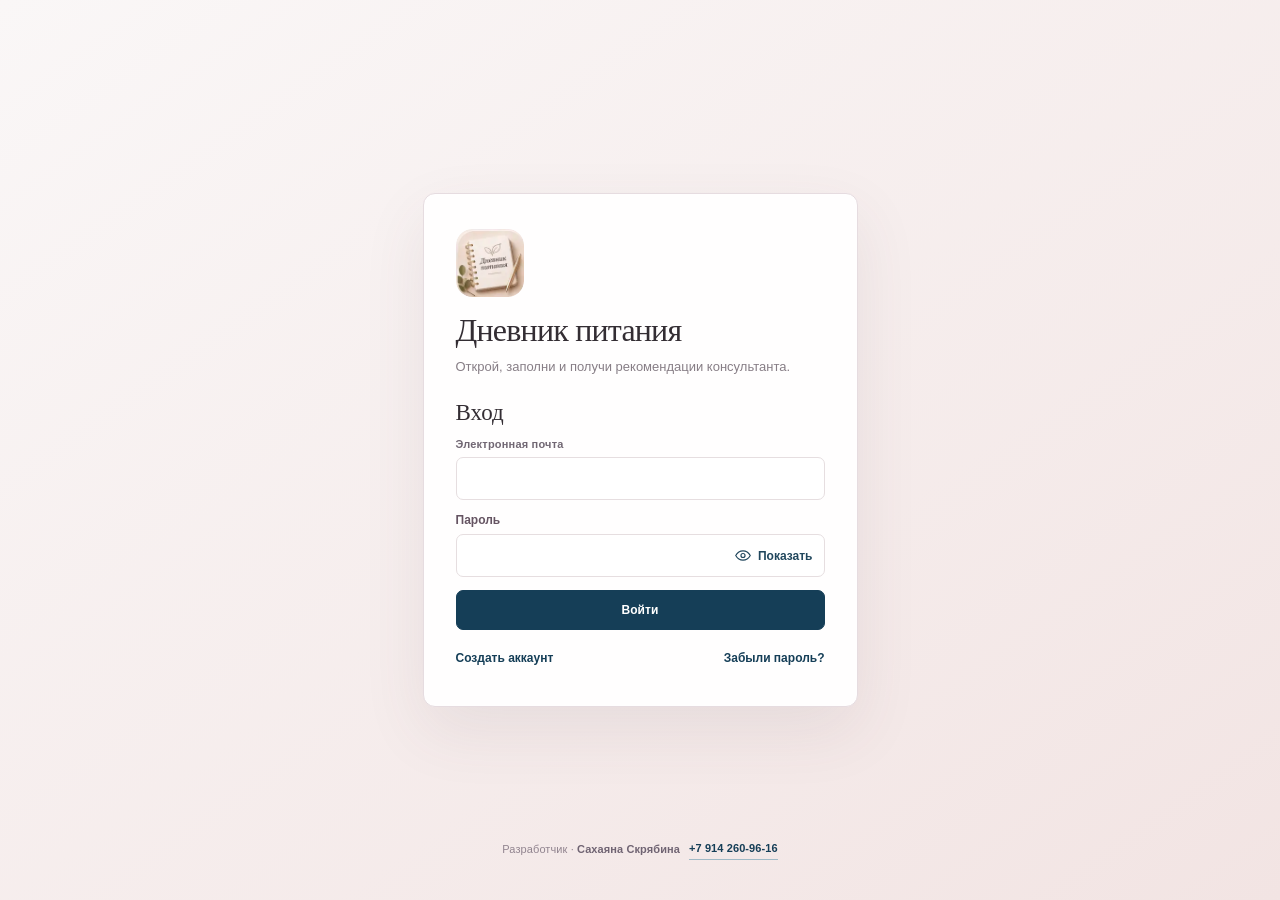
<file: index.html>
<!doctype html>
<html lang="ru" dir="ltr" translate="no">
<head>
  <meta charset="UTF-8"/>
 <meta http-equiv="Content-Language" content="ru"/>
 <meta name="google" content="notranslate"/>
  <meta name="viewport" content="width=device-width, initial-scale=1, viewport-fit=cover"/>
  <meta name="theme-color" content="#F2E4E3"/>
  <meta name="apple-mobile-web-app-title" content="Дневник питания"/>
  <meta name="apple-mobile-web-app-capable" content="yes"/>
  <meta name="description" content="Электронный дневник питания с фотографиями, водой и рекомендациями консультанта."/>
  <title>Дневник питания</title>
  <link rel="manifest" href="./manifest.webmanifest" />
  <link rel="icon" href="./diary-icon.webp" type="image/webp" />
  <link rel="apple-touch-icon" href="./diary-icon.webp" />
  <link rel="stylesheet" href="./simple-diary.css?v=20261118-herbalife-spoons2" />
</head>
<body data-app="client">
  <div id="app"><div class="loading-screen"><img src="./diary-icon.webp" alt="Дневник питания" class="app-logo" width="72" height="72"><h2>Дневник питания</h2><p>Загружаем приложение…</p></div></div>
  <div id="toast" class="toast" aria-live="polite" role="status"></div>
  <script defer src="./simple-diary.compat.js?v=20261118-herbalife-spoons2"></script>
</body>
</html>
</file>
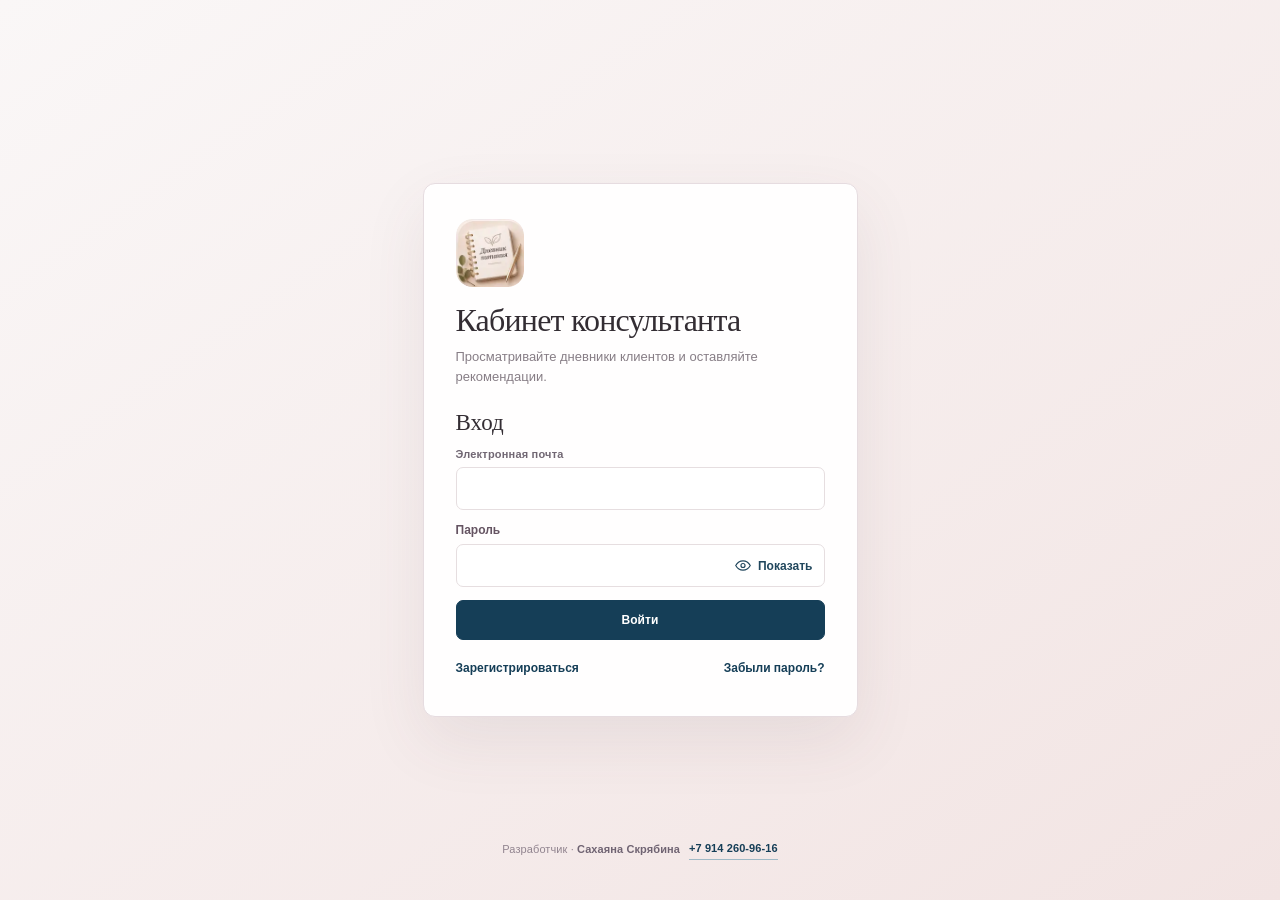
<file: consultant/index.html>
<!doctype html>
<html lang="ru" dir="ltr" translate="no">
<head>
 <meta charset="UTF-8"/>
 <meta http-equiv="Content-Language" content="ru"/>
 <meta name="google" content="notranslate"/>
 <meta name="viewport" content="width=device-width, initial-scale=1, viewport-fit=cover"/>
 <meta name="theme-color" content="#F2E4E3"/>
 <meta name="description" content="Кабинет консультанта: дневники клиентов и обратная связь по питанию."/>
 <meta name="apple-mobile-web-app-title" content="Консультант"/>
 <meta name="apple-mobile-web-app-capable" content="yes"/>
 <title>Кабинет консультанта · Дневник питания</title>
 <link rel="manifest" href="./manifest.webmanifest"/>
 <link rel="icon" href="../diary-icon.webp" type="image/webp"/>
 <link rel="apple-touch-icon" href="../diary-icon.webp"/>
 <link rel="stylesheet" href="../simple-diary.css?v=20261118-herbalife-spoons2"/>
 <style>
  body[data-app="coach"] .switch{display:none}
  body[data-app="coach"] .coach-panel{margin-top:12px}
 .signed-in-email{font-size:15px!important;font-weight:740;color:#153e57!important;overflow-wrap:anywhere;margin:10px 0 16px!important;padding:12px 13px;background:#F3F7F8;border:1px solid #DCE7EB;border-radius:7px}.client-link{margin-top:19px!important;text-align:center}</style>
</head>
<body data-app="coach">
  <div id="app"><div class="loading-screen"><img src="../diary-icon.webp" alt="Дневник питания" class="app-logo" width="72" height="72"><h2>Кабинет консультанта</h2><p>Загружаем кабинет…</p></div></div>
  <div id="toast" class="toast" aria-live="polite" role="status"></div>
  <script defer src="../simple-diary.compat.js?v=20261118-herbalife-spoons2"></script>
</body>
</html>
</file>
<file: simple-diary.css>
:root{
  --ink:#3F2A3B;
  --navy:#0B4461;
  --powder:#F2E4E3;
  --blue:#C3D7DF;
  --coral:#FE8572;
  --mauve:#C292A0;
  --muted:#8A7D89;
  --line:#EBDEE2;
  --paper:#FFFFFF;
  font-family:-apple-system,BlinkMacSystemFont,"Segoe UI",Arial,sans-serif;
  color:var(--ink);
  font-synthesis:none;
  -webkit-font-smoothing:antialiased;
}
*{box-sizing:border-box}
html{color-scheme:light;-webkit-text-size-adjust:100%}
body{margin:0;min-height:100vh;background:var(--powder);color:var(--ink)}
button,input,select,textarea{font:inherit}
button{cursor:pointer}
button:disabled{opacity:.5;cursor:default}
button:focus-visible,input:focus-visible,select:focus-visible,textarea:focus-visible{outline:3px solid #729CAA;outline-offset:2px}
.container{max-width:706px;margin:auto;padding:0 15px calc(112px + env(safe-area-inset-bottom))}
.top{display:flex;justify-content:space-between;align-items:center;gap:12px;padding:21px 1px 16px}
.brand{display:flex;align-items:center;gap:10px;min-width:0}
.brand strong,.brand small{display:block}
.brand strong{font-weight:780;letter-spacing:-.35px;font-size:17px}
.brand small{margin-top:3px;font-size:11px;color:var(--muted)}
.logo-mini,.logo{background:var(--navy);color:#fff;display:grid;place-items:center;border-radius:13px;flex:none}
.logo-mini{height:42px;width:42px;font-size:25px}
.quiet{border:0;background:none;color:var(--navy);font-size:12px;font-weight:750;padding:9px 5px}
.switch{display:flex;align-items:center;gap:4px;background:#E9D7DB;border-radius:14px;padding:5px;margin-bottom:21px}
.switch button{flex:1;background:transparent;border:0;color:#725D6C;font-size:13px;font-weight:730;padding:12px 8px;border-radius:10px}
.switch button.selected{background:#fff;color:var(--navy);box-shadow:0 3px 9px #4B2B3B12}
.page-heading{display:flex;justify-content:space-between;align-items:start;gap:10px;margin-bottom:16px}
.page-heading h1,.intro h1{margin:3px 0 5px;font-size:clamp(22px,5vw,28px);line-height:1.16;letter-spacing:-.7px}
.page-heading p,.intro p{margin:0;font-size:13px;line-height:1.45;color:var(--muted)}
.eyebrow{font-size:10px;color:var(--mauve);letter-spacing:1.3px;font-weight:840}
.state{flex:none;display:block;text-align:center;border-radius:999px;font-size:10px;font-weight:750;padding:8px 9px;line-height:1.2}
.state.empty{background:#EAE7E8;color:#857781}
.state.waiting{background:#FFE5D9;color:#AD533F}
.state.done{background:#DCF3E5;color:#286F47}
.date-bar{display:flex;justify-content:center;align-items:center;gap:10px;margin-bottom:16px}
.date-bar>button{width:43px;height:42px;border-radius:13px;background:#FFF;border:1px solid #E9D7DE;color:var(--navy);font-size:26px}
.date-bar label{display:flex;flex-direction:column;gap:2px;align-items:center}
.date-bar label span{font-size:10px;color:var(--muted)}
.date-bar input{width:166px;max-width:100%;border:1px solid #EBDCE1;background:#fff;color:var(--navy);font-size:13px;font-weight:700;padding:9px 10px;border-radius:11px}
.indicators{display:grid;grid-template-columns:repeat(2,minmax(0,1fr));gap:11px;margin-bottom:14px}
.indicator{background:#FFF;border:1px solid var(--line);border-radius:18px;padding:14px 12px;min-width:0;box-shadow:0 4px 13px #3F2A3B0A}
.indicator-title{display:flex;justify-content:space-between;gap:3px;font-size:12px;font-weight:780}
.indicator-title span{color:var(--navy)}
.graphic{display:flex;align-items:center;justify-content:center;gap:4px;min-height:126px}
.graphic svg{display:block;width:min(48%,110px);height:116px;flex:none}
.graphic>div{min-width:0;max-width:54%;display:flex;flex-direction:column;gap:4px}
.graphic b{font-size:clamp(13px,3.3vw,18px);white-space:nowrap;color:var(--navy)}
.graphic small{font-size:10px;color:#827481;line-height:1.28}
.water-buttons{display:flex;gap:4px;margin-bottom:7px}
.water-buttons button{flex:1;border:0;border-radius:9px;background:var(--blue);color:var(--navy);font-size:11px;font-weight:800;padding:10px 2px}
.water-form{display:flex;gap:5px;min-width:0}
.water-form input{width:58%;min-width:0;border:1px solid #E5DCE0;background:#FAFBFC;border-radius:9px;font-size:12px;color:var(--navy);padding:9px 6px}
.secondary{border:1px solid #C9D8DF;border-radius:9px;background:#E7F1F5;color:var(--navy);font-weight:750;font-size:11px;padding:10px 8px}
.water-form .secondary{flex:1;min-width:0;padding:8px 2px}
.explain{font-size:10px;color:#9B8B95;margin:9px 0 0;line-height:1.3}
.hint{padding:12px;background:#E1EBF0;border:1px solid #D3E1E9;color:#476576;font-size:12px;border-radius:12px;margin-bottom:17px;line-height:1.45}
.hint button{border:0;background:none;font-size:12px;color:var(--navy);font-weight:780;text-decoration:underline;padding:0 1px}
.meal-section{margin:22px 0}
.section-title{display:flex;justify-content:space-between;align-items:center;gap:10px;margin-bottom:13px}
.section-title h2{margin:0;font-size:19px;letter-spacing:-.45px}
.section-title p{margin:4px 0 0;font-size:11px;color:#9A8793}
.section-title>span{font-weight:750;color:var(--navy);font-size:12px}
.primary{background:var(--navy);border:1px solid var(--navy);color:#fff;border-radius:11px;padding:12px 15px;font-size:13px;font-weight:800;box-shadow:none}
.primary:hover{background:#08354B}
.primary.compact{font-size:11px;padding:10px 11px;white-space:nowrap}
.full{width:100%;display:block}
.meal-slot{border-radius:16px;background:#FFF;border:1px solid var(--line);margin:9px 0;padding:12px 13px;box-shadow:0 2px 8px #492E3A06}
.slot-header{display:flex;gap:9px;align-items:center}
.slot-number{font-size:11px;font-weight:850;color:var(--mauve)}
.slot-emoji{width:32px;height:32px;border-radius:10px;background:var(--powder);display:grid;place-items:center;font-size:18px}
.slot-header strong{flex:1;font-size:14px;min-width:0}
.count{font-size:11px;color:var(--muted)}
.plus{background:var(--blue);color:var(--navy);border:0;border-radius:10px;width:34px;height:34px;font-size:24px;line-height:1;flex:none}
.slot-empty{color:#A08F9A;font-size:11px;margin:8px 0 2px 59px}
.food-row{display:flex;align-items:center;gap:9px;border-top:1px solid #F1E9ED;margin-top:10px;padding-top:10px}
.food-row img,.photo-none{width:67px;height:67px;border-radius:11px;background:#E5EAF0;object-fit:cover;flex:none}
.photo-none{display:grid;place-items:center;font-size:10px;color:#857885;text-align:center;padding:3px}
.food-body{flex:1;min-width:0;display:flex;flex-direction:column;gap:4px}
.food-body small{font-size:10px;color:var(--muted)}
.food-body strong{font-size:13px;line-height:1.3;overflow-wrap:anywhere}
.food-body span{font-size:11px;color:#6A8B9C}
.delete-meal,.close{width:30px;height:30px;border:0;background:#F8EFF1;color:#AB7986;border-radius:9px;font-size:21px;flex:none}
.review-label{display:flex;flex-direction:column;gap:5px;padding:10px 12px;border-radius:11px;margin:9px 0 0;font-size:11px}
.review-label.good{background:#E0F5E7;color:#247449}
.review-label.improve{background:#FFE8D9;color:#A65728}
.review-label.attention{background:#FCE1E3;color:#A52939}
.review-label p{margin:0;font-size:12px;line-height:1.5}
.add-photo{margin:17px 0 0}
.new-entry{scroll-margin-top:15px;background:#FFF;border:2px solid var(--blue);border-radius:18px;padding:18px;margin-top:14px}
.new-entry .section-title{margin:0 0 9px}
.new-entry form{margin:0}
.photo-preview img{width:100%;max-height:250px;object-fit:contain;display:block;border-radius:11px;margin:10px 0}
.field{display:block;margin:0 0 13px;min-width:0}
.field>span{display:block;font-size:12px;font-weight:740;color:#655462;margin-bottom:7px}
.field input,.field select,.field textarea{background:#FCFAFB;border:1px solid #E4D7DE;color:var(--ink);width:100%;min-width:0;border-radius:11px;padding:12px;font-size:14px;outline-color:#729CAA}
.field textarea{resize:vertical}
.field input[type=file]{font-size:12px;padding:9px}
.field input::placeholder,.field textarea::placeholder{color:#AB9DA6}
.two{display:grid;grid-template-columns:repeat(2,minmax(0,1fr));gap:12px}
.card{background:#fff;border:1px solid var(--line);border-radius:18px;padding:18px;margin:14px 0;box-shadow:0 3px 13px #43293708}
.card h2{font-size:18px;margin:0 0 13px}
.card h3{font-size:15px}
.card p{line-height:1.5}
.note{font-size:12px;color:#776872;margin-bottom:0}
.summary-list>div{display:flex;justify-content:space-between;border-bottom:1px solid #EEE5E9;padding:10px 0;font-size:13px}
.summary-list span{color:#766875}
.summary-list b{color:var(--navy)}
.rating-row{display:flex;gap:6px;flex-wrap:wrap;margin:12px 0}
.rating-row label{display:inline-flex;align-items:center;gap:5px;border-radius:10px;padding:8px 9px;font-size:11px;font-weight:800;cursor:pointer}
.rating-row label.good{background:#DEF3E7;color:#287749}
.rating-row label.improve{background:#FFEAD9;color:#A45C2C}
.rating-row label.attention{background:#FFE1E4;color:#B33443}
.rating-row input{accent-color:var(--navy)}
.mealReviewForm{padding:12px 10px;background:#FAF7F8;border-radius:10px;margin-top:10px}
.mealReviewForm>input{display:block;width:100%;background:#fff;border:1px solid var(--line);padding:10px;border-radius:9px;font-size:12px;margin-bottom:9px}
.mealReviewForm .rating-row{margin:0 0 9px}
.mealReviewForm .secondary{padding:9px 10px}
.coach-panel{background:#FFF;border:1px solid var(--line);border-radius:17px;padding:15px;margin-bottom:18px}
.coach-panel .section-title{margin-bottom:8px}
.coach-panel .section-title h2{font-size:16px}
.clients-scroll{display:flex;gap:7px;overflow-x:auto;padding:5px 0 12px}
.clients-scroll button{border:0;padding:10px 11px;border-radius:10px;background:var(--powder);color:#695767;white-space:nowrap;font-size:12px;font-weight:720}
.clients-scroll button.chosen{background:var(--navy);color:#fff}
.coach-panel details{font-size:12px;color:var(--muted)}
.coach-panel summary{color:var(--navy);font-weight:740;cursor:pointer;padding:3px}
.copy-code{font-family:ui-monospace,SFMono-Regular,monospace;font-size:11px;padding:11px;margin:8px 0;overflow-wrap:anywhere;background:#F1F5F7;border:1px dashed #B5CCD9;border-radius:9px;color:#385D71}
.subtle{font-size:12px;color:var(--muted);line-height:1.55}
.intro{margin:4px 0 18px}
.weight-stats{display:grid;grid-template-columns:repeat(3,minmax(0,1fr));gap:7px}
.weight-stats>div{border-radius:12px;background:var(--blue);padding:13px 9px;min-width:0}
.weight-stats small{font-size:10px;color:#647A87;display:block}
.weight-stats b{font-size:clamp(12px,3.7vw,18px);color:var(--navy);display:block;margin-top:6px}
.target-progress{margin-top:19px}
.target-progress>div:first-child{display:flex;justify-content:space-between;font-size:12px}
.target-progress small{font-size:11px;color:var(--muted)}
.progress{height:12px;overflow:hidden;border-radius:10px;background:#D5E5ED;margin:10px 0}
.progress span{height:100%;display:block;border-radius:10px;background:var(--navy)}
.weight-chart{margin:22px 0}
.weight-chart svg{max-height:200px}
.chart-dates{display:flex;justify-content:space-between;font-size:10px;color:var(--muted)}
.connected{display:flex;justify-content:space-between;align-items:center;font-size:13px;border-top:1px solid var(--line);padding:10px 0}
.connected button{border:0;background:none;color:var(--navy);font-weight:700;font-size:11px}
.bottom-nav{position:fixed;z-index:30;left:0;bottom:0;width:100%;display:grid;grid-template-columns:repeat(3,1fr);gap:8px;padding:8px max(13px,calc((100vw - 700px)/2)) calc(8px + env(safe-area-inset-bottom));background:#FFFEFFF7;box-shadow:0 -4px 18px #3F2A3B18;border-top:1px solid #F0E4E9}
.bottom-nav button{border:0;border-radius:12px;padding:7px 6px 6px;background:none;color:#9A8493;display:flex;flex-direction:column;align-items:center;gap:3px;font-size:11px;font-weight:780}
.bottom-nav button span{font-size:23px;line-height:1.1}
.bottom-nav button.selected{background:#E4EFF4;color:var(--navy)}
.toast{position:fixed;z-index:90;left:50%;bottom:105px;transform:translate(-50%,30px);opacity:0;pointer-events:none;border-radius:12px;background:var(--navy);color:#FFF;padding:13px 16px;font-size:12px;max-width:min(94vw,420px);width:max-content;transition:.2s;box-shadow:0 7px 20px #1A314866}
.toast.show{opacity:1;transform:translate(-50%,0)}
.auth-screen{min-height:100dvh;display:grid;place-items:center;padding:20px;background:radial-gradient(circle at 0 0,#EED1D4,transparent 48%),var(--powder)}
.auth-card{max-width:435px;width:100%;background:#FFF;border:1px solid var(--line);border-radius:22px;padding:28px 24px;box-shadow:0 15px 45px #4D314021}
.auth-card .logo{height:55px;width:55px;font-size:34px}
.auth-card h1{font-size:27px;letter-spacing:-.8px;margin:15px 0 8px}
.auth-card h2{font-size:18px;margin:23px 0 12px}
.auth-card p{font-size:13px;color:var(--muted);line-height:1.55;margin:0 0 13px}
.auth-links{display:flex;gap:10px;justify-content:space-between;margin-top:15px}
.auth-links button{border:0;background:none;color:var(--navy);font-weight:740;font-size:12px;padding:6px 0}
@media(max-width:450px){
  .container{padding-left:12px;padding-right:12px}
  .indicators{gap:8px}
  .indicator{padding:12px 9px}
  .graphic svg{width:min(45%,92px);height:103px}
  .graphic{min-height:114px}
  .graphic b{font-size:13px}
  .graphic small{font-size:9.5px}
  .water-buttons button{font-size:10px}
  .water-form .secondary{font-size:10px}
  .section-title .compact{font-size:10px}
  .two{gap:9px}
}
@media(max-width:355px){
  .graphic{flex-direction:column;gap:0}
  .graphic svg{width:77px;height:78px}
  .graphic>div{max-width:100%;text-align:center}
  .slot-number{display:none}
  .slot-empty{margin-left:40px}
}
@media(prefers-reduced-motion:reduce){.toast{transition:none}}

/* Premium editorial redesign: no pictograms or cartoon-like tiles */
:root {
  --ink:#332d33;
  --navy:#153e57;
  --powder:#F2E4E3;
  --blue:#C3D7DF;
  --muted:#807780;
  --line:#e8dfe2;
  --paper:#fffefe;
}
html{scroll-behavior:smooth}
body{
  background:#F2E4E3;
  background-image:linear-gradient(162deg,#fcfafa 0%,#f8f2f2 32%,#F2E4E3 100%);
  background-attachment:fixed;
  color:var(--ink);
}
.container{max-width:670px;padding:0 23px calc(110px + env(safe-area-inset-bottom))}
.top{padding:27px 0 24px;border-bottom:1px solid #E4D9DD;margin-bottom:13px}
.brand{gap:13px}
.brand strong{
  font-family:Georgia,"Times New Roman",serif;
  font-size:22px;
  font-weight:500;
  line-height:1.12;
  letter-spacing:-.7px;
  color:#36313a;
}
.brand small{margin-top:7px;font-size:9px;letter-spacing:2px;font-weight:680;color:#8E8089}
.logo-mini,.auth-card .logo{
  background:transparent;color:var(--navy);border:1px solid #9BB3C0;
  border-radius:4px;font-family:Georgia,"Times New Roman",serif;
  font-size:25px;font-weight:400;box-shadow:none;
}
.logo-mini{width:37px;height:42px}
.quiet{font-size:11px;color:#756b76;font-weight:600;letter-spacing:.1px}
.switch{
  display:flex;align-items:stretch;justify-content:flex-start;
  background:transparent;border:0;border-radius:0;box-shadow:none;
  padding:0;margin:0 0 30px;gap:31px;
}
.switch button{
  background:none;border:0;border-bottom:2px solid transparent;
  border-radius:0;flex:0 1 auto;padding:13px 1px 12px;
  text-align:left;font-size:12px;font-weight:620;color:#948995;
  letter-spacing:.05px;
}
.switch button.selected{background:none;box-shadow:none;border-color:var(--navy);color:var(--navy)}
.page-heading{align-items:center;margin-bottom:21px;gap:15px}
.page-heading h1,.intro h1{
  font-family:Georgia,"Times New Roman",serif;
  font-weight:400;
  font-size:clamp(28px,6vw,38px);
  letter-spacing:-1.1px;
  line-height:1.15;margin:7px 0 8px;
}
.page-heading p,.intro p{font-size:12px;letter-spacing:.12px;color:#827a83}
.eyebrow{
  font-size:9px;letter-spacing:2.2px;font-weight:740;
  text-transform:uppercase;color:#a18695;
}
.state{
  color:#827780;background:transparent!important;
  border:1px solid #DCCFD3;letter-spacing:.15px;
  border-radius:100px;font-weight:620;font-size:10px;padding:9px 12px
}
.state.done{color:#337253;border-color:#B6D0C0}
.state.waiting{color:#A7654D;border-color:#DEC6BD}
.date-bar{
  display:grid;grid-template-columns:44px minmax(0,1fr) 44px;gap:0;
  align-items:stretch;margin:0 0 16px;
  background:#fffdfd;border:1px solid #E6DDE0;border-radius:10px;
  overflow:hidden;
}
.date-bar>button{
  width:44px;height:auto;min-height:58px;
  background:transparent;border:0;border-radius:0;
  color:#537487;font-weight:300;font-size:23px;
}
.date-bar>button:first-child{border-right:1px solid #F0E9EC}
.date-bar>button:last-child{border-left:1px solid #F0E9EC}
.date-bar label{width:100%;min-width:0;display:flex;justify-content:center;gap:1px;padding:7px 3px}
.date-bar label span{font-size:9px;letter-spacing:1px;text-transform:uppercase}
.date-bar input{
  text-align:center;width:100%;max-width:100%;min-width:0;
  border:0;background:transparent;outline-offset:-3px;
  font-size:14px;font-weight:690;color:var(--navy);
  padding:2px 6px;border-radius:0;
}
.indicators{
  display:grid;grid-template-columns:repeat(2,minmax(0,1fr));
  gap:0;border-radius:13px;overflow:hidden;
  background:#fffefe;border:1px solid #E9E0E2;
  box-shadow:0 10px 28px #402F3910;margin:0 0 24px;
}
.indicator{
  background:transparent;box-shadow:none;border:0;
  padding:20px 15px 17px;border-radius:0;min-width:0;
}
.indicator:first-child{border-right:1px solid #EEE6E8}
.indicator-title{font-size:11px;letter-spacing:1.15px;align-items:center;color:#54515A}
.indicator-title strong{
  display:inline-flex;align-items:center;gap:6px;
  text-transform:uppercase;font-weight:700;white-space:nowrap;
}
.ui-icon{display:inline-block;width:20px;height:20px;flex:none;vertical-align:middle}
.indicator-title .ui-icon{width:15px;height:15px;color:#729CAA}
.indicator-title span{font-size:11px;letter-spacing:0;color:#658697;font-weight:680}
.graphic{gap:5px;min-height:130px}
.graphic svg{max-height:112px;max-width:95px;width:min(46%,95px)}
.graphic b{
  font-family:Georgia,"Times New Roman",serif;font-weight:400;
  font-size:clamp(17px,3.5vw,24px);letter-spacing:-.7px;
  color:#343843;
}
.graphic small{color:#8C8490;font-size:10px;line-height:1.4}
.water-buttons{gap:5px;margin:3px 0 7px}
.water-buttons button{
  border:1px solid #DDE7EB;background:#F7FAFB;
  border-radius:6px;color:#50728A;
  font-size:11px;font-weight:680;padding:10px 2px;box-shadow:none;
}
.water-buttons button:active{background:#e8f2f6}
.water-form{gap:6px}
.water-form input,.water-form .secondary{
  border-radius:6px;background:transparent;border:1px solid #E8E0E2;
  min-height:35px;color:#51525B;
}
.water-form input{padding-left:9px;font-size:12px}
.water-form .secondary{font-size:10px;font-weight:740;border-color:#CCD9E0;color:var(--navy)}
.explain{color:#A1959C;line-height:1.4;margin:6px 0 0;font-size:10px}
.hint{
  background:#F8F9F9;border:1px solid #DAE2E5;border-radius:9px;
  font-size:12px;padding:14px 17px;color:#687B86;margin:0 0 25px;
}
.hint button{font-weight:690;font-size:12px;color:#284C62}
.meal-section{
  background:#FFFEFE;border:1px solid #E9E0E2;border-radius:14px;
  padding:24px 22px 13px;margin:28px 0 22px;
  box-shadow:0 10px 28px #402F390B;
}
.section-title{gap:12px;margin:0 0 14px}
.section-title h2,.card h2,.intro h1{
  font-family:Georgia,"Times New Roman",serif;font-weight:400;
  letter-spacing:-.5px;
}
.section-title h2{font-size:26px}
.section-title p{margin:5px 0 0;color:#938893;font-size:11px;letter-spacing:.1px}
.primary{
  background:var(--navy);border:1px solid var(--navy);
  border-radius:7px;font-weight:720;font-size:12px;
  letter-spacing:.1px;padding:12px 16px;
}
.primary:hover{background:#0e344b}
.primary.compact{
  display:inline-flex;gap:8px;align-items:center;
  font-weight:680;font-size:11px;white-space:nowrap;
  padding:11px 13px;line-height:1.2;
}
.primary.compact .ui-icon{width:16px;height:16px;stroke-width:1.6}
.meal-slot{
  border:0;border-top:1px solid #EBE6E8;
  box-shadow:none;border-radius:0;background:transparent;
  margin:0;padding:19px 0 20px;
}
.slot-header{gap:15px}
.slot-number{
  width:27px;flex:none;font-size:13px;font-weight:520;
  color:#A694A0;font-family:Georgia,"Times New Roman",serif;
}
.slot-header strong{font-size:14px;font-weight:640;letter-spacing:.05px;color:#3B3840}
.slot-empty{font-size:11px;color:#A397A1;margin:6px 0 0 42px}
.count{font-size:10px;color:#9B9099}
.plus{
  background:none;border:1px solid #B5C7D0;
  width:33px;height:33px;display:grid;place-items:center;
  border-radius:50%;color:var(--navy);font-size:18px;
}
.plus .ui-icon{height:16px;width:16px}
.plus:hover{background:#EFF6F8}
.food-row{border-top:1px solid #F1ECED;margin-top:14px;padding-top:14px}
.food-row img,.photo-none{width:65px;height:65px;border-radius:6px}
.food-body small{font-size:10px}
.food-body strong{font-weight:650}
.food-body span{color:#718797}
.delete-meal,.close{background:transparent;border:1px solid #E8DDE1;border-radius:6px}
.new-entry{
  margin:12px 0 8px;padding:22px;
  border:1px solid #DAE3E6;background:#FAFAFA;border-radius:10px;
}
.new-entry .section-title h2{font-size:22px}
.field>span{font-size:11px;letter-spacing:.2px;color:#716773;font-weight:680}
.field input,.field select,.field textarea{
  background:#fff;border:1px solid #E6DEE0;border-radius:7px;
  min-height:43px;padding:11px 12px;font-size:13px;color:var(--ink)
}
.field input:focus,.field textarea:focus{border-color:#8DABB9}
.card{
  background:#FFFEFE;border:1px solid #E9E0E2;box-shadow:0 6px 20px #412F380A;
  border-radius:14px;padding:24px 23px;margin:0 0 18px;
}
.card .section-title{margin-bottom:17px}
.card h2{font-size:25px}
.card h3{font-weight:540}
.card .primary.full{margin-top:10px}
.summary-list>div{border-color:#EEE7E9}
.summary-list span{color:#91828A}
.summary-list b{font-weight:660}
.review-label{border-radius:7px}
.rating-row label{border-radius:7px}
.coach-panel{
  background:#fffefe;border:1px solid #E9E0E2;border-radius:12px;
  box-shadow:0 6px 20px #42323A09;padding:22px;margin:0 0 18px;
}
.coach-panel .section-title h2{font-size:21px}
.coach-panel details{margin:14px 0 0;padding:14px 0 0;border-top:1px solid #F1EBED}
.coach-panel summary{font-size:12px;font-weight:640}
.clients-scroll button{border-radius:6px}
.clients-scroll button.chosen{background:var(--navy)}
.intro{margin:0 0 21px}
.weight-stats>div{background:#F2F5F6;border:1px solid #E5ECEF;border-radius:7px}
.weight-stats small{color:#7D8D95}
.weight-stats b{font-family:Georgia,serif;font-weight:400;font-size:19px}
.progress{border-radius:3px;height:7px;background:#e8eff1}
.progress span{border-radius:3px}
.bottom-nav{
  max-height:100px;
  grid-template-columns:repeat(3,1fr);
  border-top:1px solid #EBE6E8;box-shadow:0 -4px 22px #3f2a3b0b;
  padding:8px max(16px,calc((100vw - 670px)/2)) calc(7px + env(safe-area-inset-bottom));
  gap:4px;background:#fffdfdf5;
  -webkit-backdrop-filter:blur(16px);backdrop-filter:blur(16px);
}
.bottom-nav button{
  border-radius:0;background:none!important;
  color:#9A929A;font-size:10px;font-weight:650;
  padding:7px 6px 6px;gap:5px;letter-spacing:.1px;
}
.bottom-nav button.selected{color:var(--navy)}
.bottom-nav .ui-icon{width:21px;height:21px;stroke-width:1.55}
.bottom-nav button.selected .ui-icon{stroke-width:1.95}
.auth-screen{
  background:linear-gradient(145deg,#FAF7F7,#F2E4E3);
}
.auth-card{
  border:1px solid #E6DCE0;border-radius:12px;
  background:#FFFEFE;box-shadow:0 24px 65px #593E4917;
  padding:35px 32px;
}
.auth-card .logo{width:47px;height:52px;font-size:31px}
.auth-card h1{
  font-family:Georgia,"Times New Roman",serif;
  font-size:32px;font-weight:400;
}
.auth-card h2{font-family:Georgia,serif;font-size:23px;font-weight:400}
.auth-card p{color:#877E86}
.toast{background:#263F51;border-radius:7px}
@media(max-width:470px){
  .container{padding-left:17px;padding-right:17px}
  .brand strong{font-size:21px}
  .top{padding-top:24px}
  .switch{margin-bottom:26px}
  .indicator{padding:18px 11px 16px}
  .indicator-title{font-size:10px;letter-spacing:.65px}
  .graphic{min-height:126px;gap:3px}
  .graphic svg{width:min(47%,85px)}
  .graphic b{font-size:17px}
  .water-buttons button{font-size:10px}
  .meal-section{padding:21px 17px 8px;margin-top:24px}
  .section-title h2{font-size:24px}
  .primary.compact{padding:10px;font-size:10px}
  .card{padding:22px 19px}
  .card .two{grid-template-columns:1fr;gap:0}
  .new-entry .two{grid-template-columns:1fr;gap:0}
  .field input[type=time]{max-width:100%;min-width:0}
}
@media(max-width:365px){
  .container{padding-left:12px;padding-right:12px}
  .indicators{grid-template-columns:1fr}
  .indicator:first-child{border-right:0;border-bottom:1px solid #EEE6E8}
  .graphic{flex-direction:row;gap:12px}
  .graphic>div{max-width:50%;text-align:left}
  .graphic svg{width:91px;height:115px}
  .water-buttons{gap:8px}
  .slot-number{display:block}
  .slot-empty{margin-left:42px}
}

.recovery-fallback{
  margin:16px 0 5px;padding:15px 0 0;
  border-top:1px solid #e8dfe2;
}
.recovery-fallback summary{
  cursor:pointer;font-size:13px;font-weight:680;color:#153e57;
  line-height:1.45;
}
.recovery-fallback p{font-size:12px;color:#756b76;line-height:1.55;margin:10px 0}
.recovery-fallback form{margin-top:14px}
.recovery-fallback textarea{font-size:12px!important;line-height:1.45;resize:vertical;overflow-wrap:anywhere}
.recovery-fallback .secret-hint{font-size:11px;color:#927c85}

/* Illustrated nutrition diary identity */
.logo-mini,.auth-card .logo{
  border:0!important;background:transparent!important;
  width:44px!important;height:44px!important;
  border-radius:11px!important;overflow:hidden;
  padding:0;box-shadow:none!important;
}
.auth-card .logo{width:68px!important;height:68px!important;border-radius:16px!important}
.app-logo{display:block;width:100%;height:100%;object-fit:cover;border-radius:inherit}
.brand .logo-mini{flex:none}
.loading-screen .app-logo{width:72px;height:72px;border-radius:15px;margin:auto}

/* Consultant inbox: restrained editorial layout; no extra cards or emoji */
body[data-app="coach"] .container{max-width:720px}
.inbox-page{padding-top:11px}
.inbox-heading{display:flex;justify-content:space-between;align-items:center;gap:14px;margin:0 0 23px}
.inbox-heading h1{font-family:Georgia,"Times New Roman",serif;font-size:38px;line-height:1.15;font-weight:400;letter-spacing:-.9px;margin:7px 0 5px;color:#332d33}
.inbox-heading p{margin:0;font-size:12px;color:#857a83}
.inbox-refresh{width:42px;height:42px;flex:none;display:grid;place-items:center;background:#fff;border:1px solid #e3dade;border-radius:50%;color:#153e57}
.inbox-refresh .ui-icon{width:20px;height:20px}
.inbox-stats{display:grid;grid-template-columns:1fr 1fr;background:#fff;border:1px solid #e8dfe2;border-radius:12px;overflow:hidden;box-shadow:0 7px 18px #332d3309;margin-bottom:21px}
.inbox-stats>div{padding:20px 21px;display:flex;flex-direction:column;gap:6px}
.inbox-stats>div+div{border-left:1px solid #ebe3e6}
.inbox-stats strong{font-size:31px;font-family:Georgia,"Times New Roman",serif;color:#153e57;font-weight:400;line-height:1}
.inbox-stats span{font-size:11px;color:#837883}
.inbox-filters{display:flex;gap:6px;align-items:center;overflow-x:auto;border-bottom:1px solid #e3d9de;padding:0 0 9px;margin-bottom:3px}
.inbox-filters button{border:1px solid transparent;border-radius:7px;padding:10px 10px;background:none;color:#80727e;display:inline-flex;gap:7px;align-items:center;white-space:nowrap;font-size:12px;font-weight:650}
.inbox-filters button.selected{color:#153e57;background:#eef4f6;border-color:#d8e4e9}
.inbox-filters span{font-size:10px;color:#827a83}
.inbox-filters button.selected span{color:#153e57}
.inbox-items{background:#fffefe;border:1px solid #e8dfe2;border-radius:13px;box-shadow:0 8px 22px #47313b0b;overflow:hidden}
.inbox-entry{width:100%;border:0;border-bottom:1px solid #eee8eb;background:transparent;text-align:left;display:flex;gap:12px;align-items:center;padding:20px 17px;color:#332d33}
.inbox-entry:last-child{border-bottom:0}
.inbox-entry:hover,.inbox-entry:focus-visible{background:#f8f7f8}
.inbox-entry-mark{width:9px;height:9px;flex:none;border-radius:50%;background:#b8bdc2;margin:0 3px}
.inbox-entry-mark.unreviewed{background:#d28d78}
.inbox-entry-mark.reviewed{background:#8db8a5}
.inbox-entry-copy{min-width:0;flex:1;display:flex;flex-direction:column;gap:5px}
.inbox-entry-copy strong{font-size:14px;font-weight:740;line-height:1.3}
.inbox-entry-copy>span{font-size:12px;color:#807681;line-height:1.4}
.inbox-entry-copy small{font-size:10px;color:#9a8995}
.inbox-entry-status{font-size:10px;color:#8b6b70;white-space:nowrap;display:flex;align-items:center;gap:6px}
.inbox-entry-status.done{color:#4b856b}
.inbox-entry-status .ui-icon{width:14px;height:14px;color:#9aa7ac}
.inbox-empty{display:flex;flex-direction:column;align-items:center;text-align:center;gap:9px;padding:49px 22px;color:#8d8189}
.inbox-empty .ui-icon{width:32px;height:32px;color:#96b1bf;margin-bottom:4px;stroke-width:1.3}
.inbox-empty h2{font-family:Georgia,"Times New Roman",serif;font-size:20px;font-weight:400;margin:0;color:#463b43}
.inbox-empty p{font-size:12px;line-height:1.55;margin:0;max-width:300px}
.inbox-footer{padding:19px 6px 16px}
.inbox-footer>p{font-size:11px;line-height:1.55;color:#988a93;margin:0 0 15px}
.inbox-connection{padding:12px 0;border-top:1px solid #e4dbe0}
.inbox-connection summary{color:#153e57;font-size:12px;font-weight:680;cursor:pointer;padding:4px}
.inbox-connection p{font-size:12px;color:#887983}
.inbox-connection .secondary{margin-top:4px}
.bottom-nav.coach-nav{grid-template-columns:repeat(4,minmax(0,1fr));gap:2px}
.coach-nav button{position:relative;font-size:10px;min-width:0}
.coach-nav .nav-count{display:inline-flex;position:absolute;top:0;left:calc(50% + 5px);min-width:16px;height:16px;padding:0 4px;align-items:center;justify-content:center;border-radius:8px;background:#d28d78;color:#fff!important;font-family:inherit;font-size:10px!important;line-height:16px;box-shadow:0 1px 3px #332d3326}
@media(max-width:420px){
  .inbox-heading h1{font-size:34px}
  .inbox-entry{padding:16px 12px;gap:8px}
  .inbox-entry-copy strong{font-size:13px}
  .inbox-entry-copy>span{font-size:11px}
  .inbox-entry-status{font-size:9px;gap:2px}
  .inbox-filters button{font-size:11px;padding:9px 8px}
  .inbox-stats>div{padding:19px 16px}
  .inbox-entry-status .ui-icon{width:12px;height:12px}
}

/* Consultant navigation and simple client progress list */
.coach-list-page{padding:12px 0 10px}
.coach-list-page>h1{font-family:Georgia,"Times New Roman",serif;font-size:37px;font-weight:400;letter-spacing:-1px;margin:9px 0 10px;line-height:1.12;color:#332d33}
.coach-list-page>.subtle{font-size:12px;line-height:1.5;color:#897d85;margin:0 0 22px;max-width:540px}
.simple-list{background:#fffefe;border:1px solid #e8dfe2;border-radius:13px;overflow:hidden;box-shadow:0 6px 20px #43293709}
.simple-client-row,.progress-client-row{display:flex;align-items:center;gap:15px;width:100%;text-align:left;background:transparent;color:#332d33;border:0;border-bottom:1px solid #eee7ea;padding:17px 20px;min-height:77px}
.simple-client-row:last-child,.progress-client-row:last-child{border-bottom:0}
.simple-client-row:hover,.progress-client-row:hover{background:#f9f7f8}
.simple-client-row:focus-visible,.progress-client-row:focus-visible{outline-offset:-3px}
.client-monogram{background:#ecf2f4;color:#153e57;border-radius:50%;font-family:Georgia,serif;display:grid;place-items:center;flex:none;width:39px;height:39px;font-size:22px}
.client-copy,.progress-client-copy,.progress-client-numbers{display:flex;flex-direction:column;gap:6px;min-width:0}
.client-copy,.progress-client-copy{flex:1}
.client-copy strong,.progress-client-copy strong{font-size:14px;font-weight:670;line-height:1.35;overflow-wrap:anywhere}
.client-copy small,.progress-client-copy small{font-size:11px;color:#988b95;line-height:1.4}
.simple-client-row>.ui-icon,.progress-client-row>.ui-icon{width:17px;height:17px;color:#9aabb2;flex:none}
.progress-client-row{gap:11px}
.progress-client-numbers{text-align:right;align-items:flex-end;flex:none}
.progress-client-numbers b{font-size:13px;font-weight:710;color:#153e57;white-space:nowrap}
.progress-client-numbers small{font-size:11px;color:#8f8990;white-space:nowrap}
.progress-client-numbers small.weight-lower{color:#327758;font-weight:720}
.progress-client-numbers small.weight-higher{color:#aa644d;font-weight:720}
.simple-list-empty{padding:50px 22px;text-align:center}
.simple-list-empty h2{font-family:Georgia,serif;font-size:22px;font-weight:400;color:#3e3440;margin:0 0 12px}
.simple-list-empty p{font-size:12px;color:#8a7b87;line-height:1.6;max-width:290px;margin:0 auto}
.consultant-profile .card{margin:0 0 16px}
.consultant-profile input:disabled{background:#f6f6f7;color:#817c83;opacity:1}
.consultant-profile .primary .ui-icon{width:16px;height:16px;margin-right:6px}
.consultant-profile .copy-code{margin:17px 0}
.coach-back{display:inline-flex;align-items:center;gap:8px;padding:5px 0;margin:2px 0 20px;border:0;background:none;color:#153e57;font-weight:710;font-size:12px}
.coach-back .ui-icon{transform:rotate(180deg);width:15px;height:15px}
.coach-nav button{font-size:10px!important;letter-spacing:0;white-space:nowrap}
@media(max-width:420px){
 .coach-list-page>h1{font-size:34px}
 .simple-client-row,.progress-client-row{padding:15px 13px;gap:10px}
 .progress-client-numbers b{font-size:12px}
 .progress-client-copy strong,.client-copy strong{font-size:13px}
 .progress-client-copy small{font-size:10px}
 .coach-nav button{font-size:9px!important}
}

/* Subtle, tappable developer credit in both client and consultant apps */
.developer-credit {
  display:flex;
  align-items:center;
  justify-content:center;
  flex-wrap:wrap;
  gap:5px 9px;
  padding:18px 12px 22px;
  margin-top:20px;
  border-top:1px solid #e4dbe0;
  color:#91848f;
  font-size:11px;
  line-height:1.65;
  text-align:center;
  letter-spacing:.1px;
}
.developer-credit strong{font-weight:700;color:#6f6372}
.developer-credit a{color:#153e57;font-weight:710;text-decoration:none;border-bottom:1px solid #9fb9c6;padding:2px 0;overflow-wrap:anywhere}
.developer-credit a:focus-visible,.developer-credit a:hover{border-bottom-color:#153e57;text-decoration:underline}
.auth-screen + .developer-credit{margin:-75px auto 0;position:relative;z-index:1;max-width:430px;border:0;padding:12px 18px 18px;background:transparent}
@media(max-width:375px){.developer-credit{font-size:10px;gap:3px 7px}}

/* Refresh client names when a profile was recently edited */
.clients-header{display:flex;align-items:center;justify-content:space-between;gap:12px;margin:8px 0 10px}
.clients-header h1{font-family:Georgia,"Times New Roman",serif;font-size:37px;font-weight:400;letter-spacing:-1px;margin:0;line-height:1.12;color:#332d33}
.clients-header .inbox-refresh{height:40px;width:40px}
@media(max-width:420px){.clients-header h1{font-size:34px}}

/* Responsive, app-like touch navigation on iPhone and Android */
.bottom-nav button{
  touch-action:manipulation;
  -webkit-tap-highlight-color:transparent;
  min-height:61px;
  transition:color 100ms ease,background-color 100ms ease;
  user-select:none;
  -webkit-user-select:none;
}
.bottom-nav button:active{color:#153e57;background:#eef4f6!important}
.bottom-nav button.selected{color:#153e57}
@media (max-width:420px){.bottom-nav button{min-height:60px}}

/* Explicit diary delivery and private consultant requests */
.state.draft{color:#6c6570;background:#faf7f8!important;border-color:#e1d8de}
.send-diary-card{margin-top:17px;margin-bottom:18px}
.send-diary-card h2{font-family:Georgia,"Times New Roman",serif;font-size:25px;font-weight:400;margin:0 0 11px}
.send-diary-card .primary .ui-icon{width:16px;height:16px;vertical-align:middle;margin-right:5px}
.send-diary-card .subtle{margin:8px 0 15px}
.sent-success{display:flex;align-items:center;gap:9px;font-size:13px;font-weight:700;color:#31775f;line-height:1.45;margin:13px 0}
.sent-success .ui-icon{width:18px;height:18px;flex:none}
.auto-note{font-size:11px;line-height:1.6;color:#9c8d96;margin:13px 0 1px}
.request-banner{display:flex;align-items:center;gap:12px;padding:15px 16px;margin:0 0 18px;background:#edf4f7;border:1px solid #cfdee6;border-radius:10px;color:#27475d}
.request-banner>.ui-icon{width:22px;height:22px;flex:none}
.request-banner>div{min-width:0;flex:1}
.request-banner b{font-size:12px;line-height:1.45;display:block;font-weight:730}
.request-banner p{font-size:11px;line-height:1.45;margin:5px 0 0;color:#647c8b}
.request-banner button{white-space:nowrap;flex:none}
.client-detail{padding-top:13px}
.client-detail>h1{font-family:Georgia,"Times New Roman",serif;font-size:34px;font-weight:400;margin:9px 0 20px;letter-spacing:-.6px}
.client-contact{padding:25px 22px}
.client-facts{display:grid;grid-template-columns:1fr 1fr;gap:13px;padding-bottom:19px;border-bottom:1px solid #e9dfe4}
.client-facts>div{display:flex;flex-direction:column;gap:7px;min-width:0}
.client-facts small{font-size:11px;color:#988994}
.client-facts b{font-size:14px;font-weight:730;color:#153e57;line-height:1.3}
.request-diary-area{padding-top:20px}
.request-diary-area h2{font-family:Georgia,"Times New Roman",serif;font-size:23px;font-weight:400;letter-spacing:-.25px;margin:0 0 12px}
.request-diary-area .subtle{margin-bottom:16px}
.request-diary-area .primary .ui-icon{width:17px;height:17px;vertical-align:middle;margin-right:5px}
.request-diary-area .primary:disabled{background:#dbe4e8;border-color:#dbe4e8;color:#5e7886;opacity:1}
@media(max-width:435px){
 .request-banner{flex-wrap:wrap;gap:10px}
 .request-banner button{margin-left:30px}
 .client-detail>h1{font-size:31px}
 .client-contact{padding:20px 18px}
}

/* Opt-in Web Push configuration on the client and consultant profiles */
.push-settings{margin-top:18px;margin-bottom:19px}
.push-settings h2{font-family:Georgia,"Times New Roman",serif;font-size:24px;line-height:1.2;font-weight:400;margin:0 0 10px}
.push-settings .subtle{font-size:12px;line-height:1.55;color:#827782;margin:0 0 15px}
.push-settings .primary{display:inline-flex;align-items:center;justify-content:center;gap:9px}
.push-settings .primary .ui-icon{width:17px;height:17px}
.push-settings .push-hint{font-size:11px;line-height:1.6;color:#8c8089;margin:13px 0 0}
.push-settings .push-active{font-size:12px;color:#38765e;margin:13px 0 0;font-weight:640}

/* Inbox entry: show responsive loading state while the submitted diary opens */
.received-diary-loading{padding:24px 22px;min-height:110px;display:flex;align-items:center;color:#857c85}
.received-diary-loading p{font-size:13px;margin:0}

/* Registration and personal consultant invitation code */
.coach-invite-code{font-variant-numeric:tabular-nums;letter-spacing:2.5px;font-size:clamp(20px,5.2vw,29px);font-weight:760;color:#153e57;text-align:center;padding:19px 12px;background:#f2f7f9;border:1px solid #dce7eb;border-radius:9px;user-select:all;overflow-wrap:anywhere}
.auth-success-note{background:#f0f5f3;color:#2c6854!important;border:1px solid #cde0d6;border-radius:8px;padding:13px 14px;font-size:12px!important;line-height:1.55;margin:14px 0!important}
.auth-screen .secondary.full{margin-top:14px;width:100%;border-radius:7px;font-size:13px;min-height:44px}


/* Password visibility toggle: always accessible and not a form submit */
.password-field>.password-label{
  display:block;
  font-size:12px;
  font-weight:740;
  color:#655462;
  margin-bottom:7px;
}
.password-control{position:relative;display:flex;align-items:center;min-width:0}
.password-control>input{width:100%;padding-right:116px!important}
.password-visibility{
  position:absolute;right:4px;top:50%;transform:translateY(-50%);
  display:inline-flex;align-items:center;justify-content:center;gap:6px;
  min-width:94px;min-height:39px;padding:5px 8px;
  color:#21475d;background:transparent;border:0;border-radius:8px;
  font-size:12px;font-weight:700;
  -webkit-tap-highlight-color:transparent;
  touch-action:manipulation;
}
.password-visibility:hover,.password-visibility:focus-visible{background:#edf3f6}
.password-visibility .ui-icon{width:18px;height:18px;flex:none}
@media(max-width:350px){.password-visibility{min-width:79px;font-size:11px;gap:4px}.password-control>input{padding-right:96px!important}}

/* Only remove a link to a client, never delete that person's personal data */
.remove-linked-client{
  display:inline-flex;align-items:center;gap:8px;
  border:1px solid #e6d9de;background:#fff9fa;
  border-radius:9px;color:#8a5868;
  padding:12px 15px;min-height:44px;
  font-size:12px;font-weight:680;margin:8px 0 14px;
  touch-action:manipulation;
}
.remove-linked-client .ui-icon{width:16px;height:16px;flex:none}
.remove-linked-client:hover,.remove-linked-client:focus-visible{background:#f9edf0;border-color:#d5b6c1}


/* iPhone Safari: bottom navigation is a viewport-level sibling, not a child
   of the scrollable .container. Keep a solid, stable bar on the bottom edge. */
#app > .bottom-nav {
  position: fixed;
  left: 0;
  right: 0;
  bottom: 0;
  top: auto;
  z-index: 100;
  width: 100%;
  max-width: none;
  max-height: none;
  min-height: calc(76px + env(safe-area-inset-bottom));
  display: grid;
  align-items: stretch;
  grid-template-columns: repeat(3, minmax(0,1fr));
  gap: 2px;
  padding: 8px max(14px, calc((100vw - 680px) / 2)) calc(8px + env(safe-area-inset-bottom));
  margin: 0;
  background: #fff;
  border-top: 1px solid #e8dfe2;
  box-shadow: 0 -4px 15px #332d330d;
  -webkit-backdrop-filter: none;
  backdrop-filter: none;
  transform: none;
}
#app > .bottom-nav.coach-nav {
  grid-template-columns: repeat(4, minmax(0,1fr));
}
#app > .bottom-nav button {
  min-width: 0;
  min-height: 60px;
  padding: 6px 3px 4px;
  touch-action: manipulation;
}
#app > .container {
  padding-bottom: calc(156px + env(safe-area-inset-bottom));
}
#app > .container .developer-credit {
  margin-bottom: 0;
}
@media (max-width:420px) {
  #app > .bottom-nav {
    padding-left: 7px;
    padding-right: 7px;
  }
  #app > .bottom-nav button {
    min-height: 60px;
  }
}


/* Six meals + per-ingredient protein calculator, safe for old and new Safari */
.evening-presets{
  display:flex;flex-wrap:wrap;gap:7px;align-items:center;
  margin:5px 0 15px;
}
.evening-presets>span{width:100%;font-size:12px;color:#817681}
.evening-presets button{
  border:1px solid #d9e4e9;border-radius:8px;
  padding:8px 10px;background:#f5f9fa;color:#31566b;
  font-size:12px;font-weight:660;min-height:36px;
  touch-action:manipulation;
}
.evening-presets button:active{background:#e4eef2}
.food-calculator{
  background:#f7f9fa;border:1px solid #e0e8ed;
  border-radius:13px;padding:16px 13px;
  margin:14px 0 18px;
}
.food-calculator h3{
  font-family:Georgia,"Times New Roman",serif;font-size:22px;
  font-weight:400;line-height:1.2;color:#314252;margin:0 0 7px;
}
.food-calculator>p{font-size:12px;line-height:1.55;color:#78808b;margin:0 0 14px}
.food-calculator .field{margin-bottom:10px}
.food-calculator input[type=search]{background:#fff;min-height:43px}
.food-search-items{
  display:flex;flex-direction:column;
  max-height:220px;overflow-y:auto;-webkit-overflow-scrolling:touch;
  border:1px solid #e2e9ec;border-radius:9px;background:#fff;
  margin-bottom:14px;
}
.food-option{
  display:flex;justify-content:space-between;align-items:center;gap:8px;
  background:transparent;border:0;border-bottom:1px solid #edf1f3;
  padding:11px 9px;text-align:left;color:#33414b;
  width:100%;min-height:46px;touch-action:manipulation;
}
.food-option:last-child{border-bottom:0}
.food-option:active{background:#f0f7f9}
.food-option>span{flex:1;min-width:0;font-size:12px;font-weight:650;line-height:1.45}
.food-option small{display:block;color:#8b959b;margin-top:2px;font-weight:400;font-size:10px}
.food-option b{font-size:11px;font-weight:690;color:#315e72;white-space:nowrap}
.food-empty{padding:12px 9px;font-size:12px;color:#837782}
.food-selected{margin:0}
.food-selected-row{
  display:grid;grid-template-columns:minmax(0,1fr) 77px 56px 28px;
  gap:7px;align-items:center;border:1px solid #dce7eb;
  padding:10px 7px;border-radius:9px;margin:0 0 8px;background:#fff;
}
.food-selected-row>.food-name{min-width:0;overflow-wrap:anywhere;font-size:12px;font-weight:660;color:#2f404b;line-height:1.3}
.food-selected-row>.food-name small{font-size:10px;font-weight:450;display:block;color:#80919b;margin-top:3px}
.food-selected-row label{display:block;min-width:0;color:#8996a0}
.food-selected-row label>span{display:block;font-size:10px;margin-bottom:3px}
.food-selected-row input{padding:7px 4px;font-size:12px;min-width:0;width:100%;border-radius:6px;background:#fff}
.food-selected-row b{color:#153e57;text-align:right;font-size:11px;white-space:nowrap}
.food-remove{height:28px;width:28px;border:0;background:#fff4f5;border-radius:7px;color:#99536b;font-size:19px;line-height:1}
.food-calculator .food-calculated{
  color:#173e55;font-size:13px;font-weight:700;line-height:1.4;
  padding:9px 0;margin:0;
}
.food-calculator .food-disclaimer{font-size:10px;color:#87929b;line-height:1.55;margin:5px 0 10px}
.add-own-food{border-top:1px solid #e1e7ea;margin-top:11px;padding-top:12px}
.add-own-food summary{font-size:12px;font-weight:700;cursor:pointer;color:#305a73}
.add-own-food p{font-size:11px;color:#87929b;margin:10px 0;line-height:1.5}
.add-own-food .secondary{min-height:42px;font-size:12px;padding:11px 12px}
.meal-ingredients{
  background:#f6fafb;border:1px solid #e2ebee;
  border-radius:8px;padding:9px 11px;margin:9px 0 10px;
  display:flex;flex-direction:column;gap:5px;
  font-size:11px;color:#687b86;line-height:1.4;
}
.meal-ingredients span:first-child{color:#28465a;font-weight:700}
@media(max-width:370px){
  .food-selected-row{grid-template-columns:minmax(0,1fr) 68px 50px 24px;gap:5px;padding:8px 5px}
  .food-option{padding:10px 7px}
  .food-option b{font-size:10px}
  .food-calculator{padding:13px 10px}
}

/* Herbalife-first product search: tap to open, not a long permanent list */
.food-picker{margin:12px 0}
.food-picker-label{display:block;color:#4d5b63;font-size:12px;font-weight:710;margin-bottom:8px}
.food-picker-trigger{
  display:flex;align-items:center;justify-content:space-between;gap:10px;
  width:100%;min-height:51px;padding:13px 14px;
  border:1px solid #c8dae2;border-radius:10px;background:#fff;
  text-align:left;color:#294d63;font-size:12px;font-weight:660;
  box-shadow:0 3px 12px #163c4e07;
  touch-action:manipulation;-webkit-tap-highlight-color:transparent;
}
.food-picker-trigger>span:first-child{flex:1;min-width:0;line-height:1.4}
.food-picker-arrow{font-size:21px;font-weight:400;line-height:1}
.food-picker-trigger:active,.food-picker-trigger[aria-expanded=true]{background:#eff6f9;border-color:#aac6d2}
.food-picker-dropdown{
  padding:13px 12px 4px;margin:8px 0 0;
  background:#fff;border:1px solid #d7e4e9;border-radius:11px;
  box-shadow:0 11px 24px #1a3f5010;
}
.food-picker-dropdown[hidden]{display:none!important}
.food-picker-dropdown .field{margin:0 0 12px}
.food-picker-dropdown input[type=search]{
  width:100%;min-height:46px;
  border:1px solid #dce7eb;border-radius:8px;
  padding:11px 13px;background:#fafcfd;
  font-size:14px;color:#253f50;
}
.food-category-tabs{display:grid;grid-template-columns:repeat(4,minmax(0,1fr));gap:5px;margin:0 0 12px}
.food-category-tabs button{
  min-width:0;min-height:38px;padding:7px 3px;
  border:1px solid #e2e9ed;background:#f8fbfc;color:#688090;
  font-size:11px;font-weight:680;border-radius:7px;
  touch-action:manipulation;
}
.food-category-tabs button.active{border-color:#153e57;color:#fff;background:#153e57}
.food-picker-dropdown .food-search-items{max-height:330px;margin:0 0 7px;box-shadow:none;border-color:#edf1f3}
.food-picker-dropdown .food-option.is-herbalife{background:#fbfdfd}
.food-picker-dropdown .food-option.is-herbalife>span{color:#1b5064}
.food-picker-dropdown .food-option.is-herbalife small{color:#62909a}
.food-picker-dropdown .food-option.is-herbalife b{color:#4c788c;font-weight:600}
.food-picker-dropdown .food-more{
  font-size:11px;line-height:1.45;text-align:center;padding:12px 8px;margin:0;color:#88919b;
}
.food-selected-serving{
  display:block;padding:12px 11px;background:#fdfefe;
  border:1px solid #cddfe5;
}
.food-selected-head{display:flex;align-items:center;gap:12px;justify-content:space-between;margin-bottom:12px}
.food-selected-head strong{flex:1;min-width:0;overflow-wrap:anywhere;color:#244d62;font-size:12px;line-height:1.45}
.food-serving-controls{display:grid;grid-template-columns:65px minmax(0,1fr) 58px;gap:10px;align-items:end}
.food-serving-controls label,.food-serving-result{display:flex;flex-direction:column;gap:5px;min-width:0}
.food-serving-controls label>span,.food-serving-result>span{
  font-size:10px;line-height:1.3;color:#6c7c87;
  min-height:26px;display:flex;align-items:flex-end
}
.food-serving-controls input{
  background:#fff;width:100%;min-width:0;
  min-height:42px;padding:8px 7px;border:1px solid #dce7eb;border-radius:7px;
  color:#214457;font-size:14px;font-weight:680;
}
.food-serving-result b{display:flex;align-items:center;justify-content:center;min-height:42px;white-space:nowrap;font-size:12px;color:#153e57}
.food-selected-serving .food-remove{flex:none}
@media(max-width:370px){
  .food-picker-dropdown{padding:11px 8px 3px}
  .food-category-tabs{gap:3px}
  .food-category-tabs button{font-size:10px}
  .food-serving-controls{grid-template-columns:58px minmax(0,1fr) 53px;gap:7px}
}


/* Autocomputed Herbalife macros from the user's saved KBJU reference */
.food-serving-known{
  display:flex;flex-direction:column;gap:5px;justify-content:flex-end;min-width:0;
}
.food-serving-known>span{
  font-size:10px;line-height:1.3;color:#6c7c87;
  display:flex;align-items:flex-end;min-height:26px;
}
.food-serving-known>b{
  display:flex;align-items:center;min-height:42px;padding:8px 10px;
  font-size:14px;font-weight:720;color:#214457;
  background:#f1f7f9;border:1px solid #dce7eb;border-radius:7px;
}
.food-macro-pills{
  display:grid;grid-template-columns:repeat(4,minmax(0,1fr));
  gap:6px;margin:12px 0 0;
}
.food-macro-pills .macro-pill{
  text-align:center;background:#ecf4f7;border:1px solid #dfebf0;
  border-radius:7px;padding:9px 4px;color:#285269;
  font-size:11px;font-weight:700;white-space:nowrap;
}
.food-macro-pills .macro-missing{
  grid-column:1/-1;line-height:1.45;font-size:11px;color:#916f72;
  background:#fbf5f5;padding:10px;border-radius:7px;
}
.food-source-quality{font-size:10px;line-height:1.45;color:#87919a;margin:9px 0 0}
.food-calculator .food-macro-totals{
  font-size:12px;line-height:1.55;font-weight:650;
  color:#45758b;margin:0 0 8px;
}
.meal-macro-totals{font-size:11px;font-weight:650;color:#315c71;margin:7px 0 5px;padding:2px 6px}
@media(max-width:420px){
  .food-macro-pills{grid-template-columns:repeat(2,minmax(0,1fr));gap:7px}
  .food-macro-pills .macro-pill{font-size:11px;padding:10px 4px}
}


/* Water: empty editable field with a discreet grey 0 hint. */
.water-form input::placeholder{color:#b1a8b0;opacity:1}
.water-form input::-webkit-input-placeholder{color:#b1a8b0}

/* Food search: explicit one-tap clear X at the end; no stale query after adding. */
.food-picker-dropdown .food-search-control{
  position:relative;display:block;min-width:0;width:100%;
}
.food-picker-dropdown .food-search-control input{
  display:block;box-sizing:border-box;width:100%;
  min-height:46px;border:1px solid #dce7eb;
  border-radius:8px;padding:11px 48px 11px 13px;
  background:#fafcfd;color:#253f50;font-size:14px;
  -webkit-appearance:none;appearance:none;
}
.food-picker-dropdown .food-search-control input:focus{
  outline:2px solid #b8d1dc;outline-offset:0;
}
.food-search-clear{
  position:absolute;right:5px;top:50%;
  transform:translateY(-50%);
  width:36px;height:36px;display:flex;
  align-items:center;justify-content:center;
  border:0;border-radius:8px;
  background:#eef3f5;color:#617783;
  font-size:23px;line-height:1;
  -webkit-tap-highlight-color:transparent;
  touch-action:manipulation;
}
.food-search-clear[hidden]{display:none!important}
.food-search-clear:active{background:#d8e7ed;color:#21485e}

.food-picker-dropdown .food-search-field>label{
  display:block;font-size:12px;font-weight:740;color:#655462;
  margin-bottom:7px;
}


/* Herbalife uses measuring spoons. Ratio is product-specific, never globally
   assumed; spoon-to-serving corrections are saved for the signed-in client. */
.food-scoop-custom{
  margin-top:12px;padding:11px 10px;border:1px solid #e1e9ed;
  border-radius:8px;background:#f9fcfd;
}
.food-scoop-custom summary{
  color:#56788a;font-size:11px;line-height:1.5;font-weight:650;
  cursor:pointer;touch-action:manipulation;
}
.food-scoop-custom[open] summary{margin-bottom:10px}
.food-scoop-custom label,.food-scoop-protein{
  display:flex;flex-direction:column;gap:6px;
  color:#647b89;font-size:11px;line-height:1.45;
}
.food-scoop-custom input,.food-scoop-protein input{
  background:#fff;min-height:42px;width:100%;
  padding:9px 10px;font-size:14px;
  border:1px solid #d4e2e8;border-radius:8px;
}
.food-scoop-protein{margin-top:10px}
.food-scoop-warning{
  font-size:11px;line-height:1.55;color:#7e6461;
  background:#fff8f4;border:1px solid #f0ded3;
  border-radius:8px;padding:9px 11px;margin:12px 0 0;
}
.food-serving-controls .food-scoop-count,
.food-serving-controls .food-scoop-ratio{
  font-variant-numeric:tabular-nums;
  -webkit-appearance:none;
  appearance:none;
}
.food-selected-serving .food-serving-known b{
  white-space:normal;line-height:1.3;
}
@media(max-width:380px){
  .food-serving-controls{grid-template-columns:69px minmax(0,1fr) 56px;gap:7px}
  .food-serving-controls label>span,
  .food-serving-known>span,
  .food-serving-result>span{font-size:9.5px}
}
</file>
